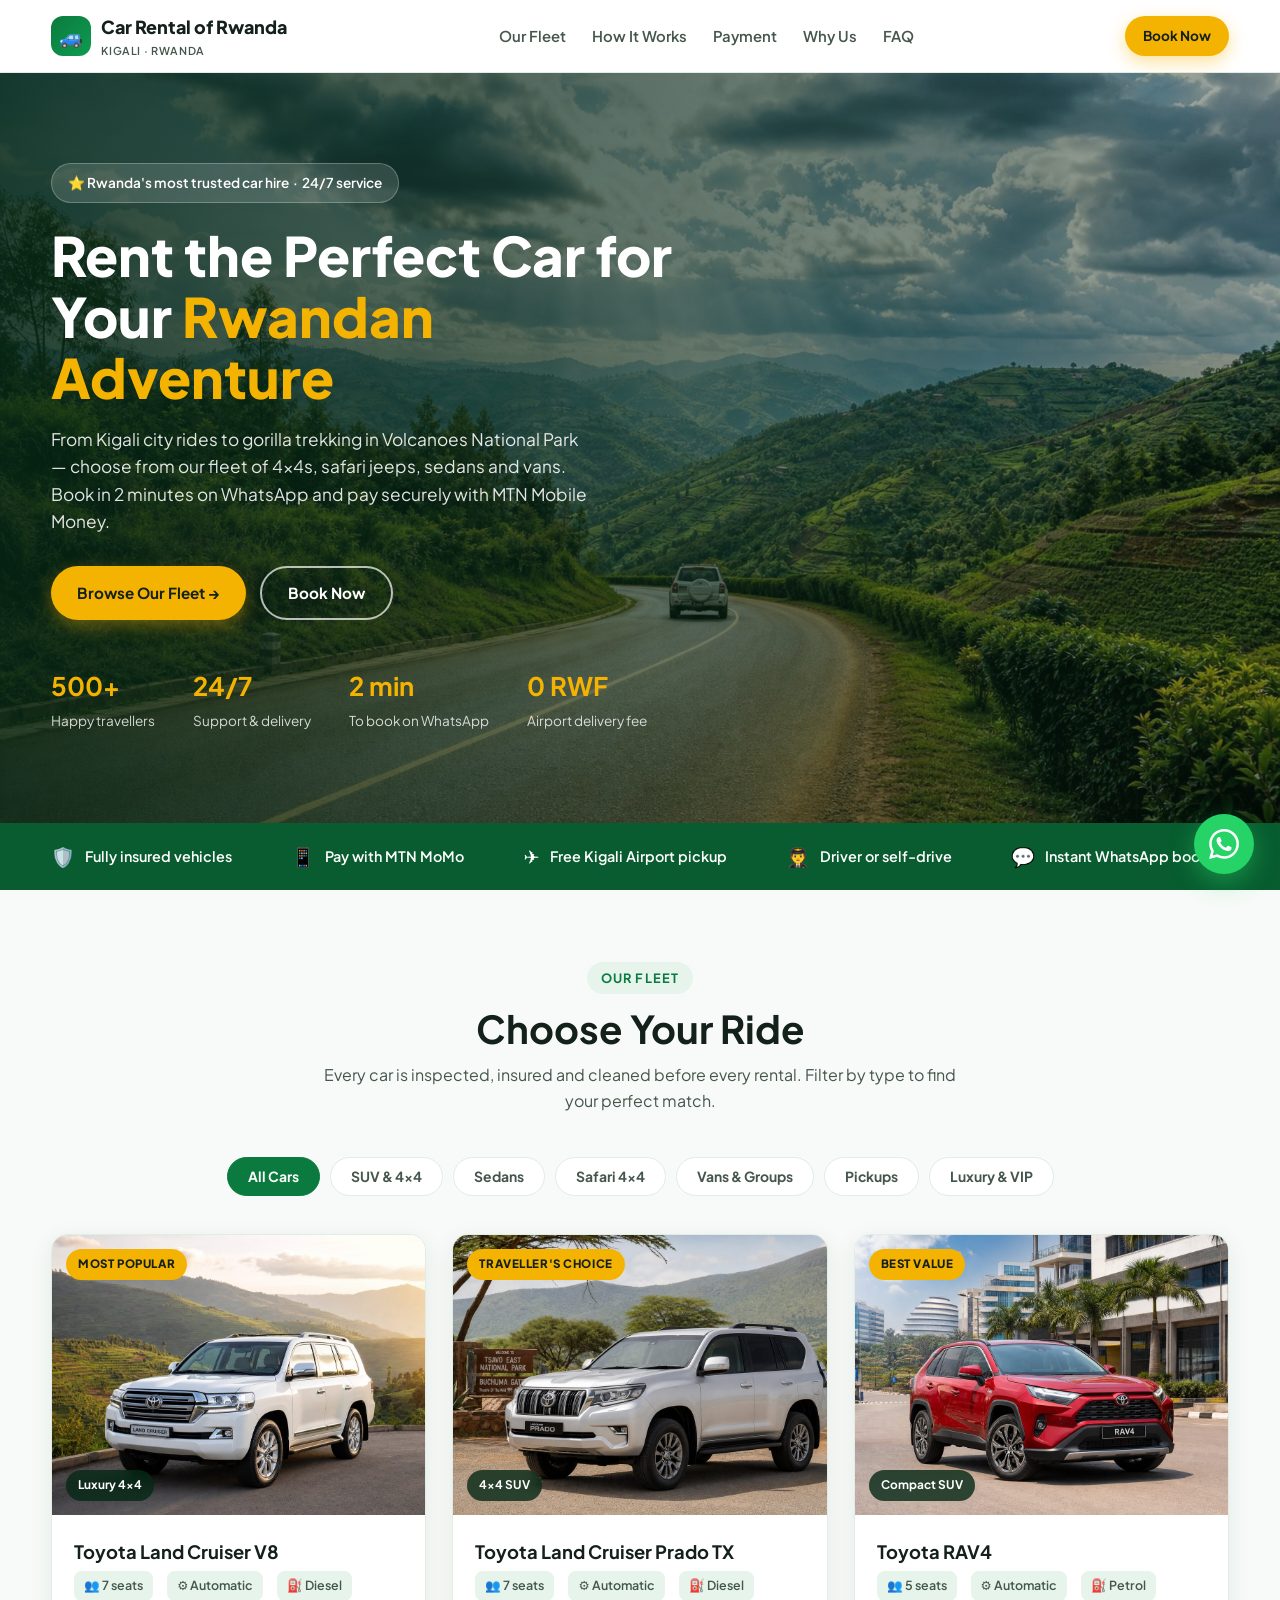
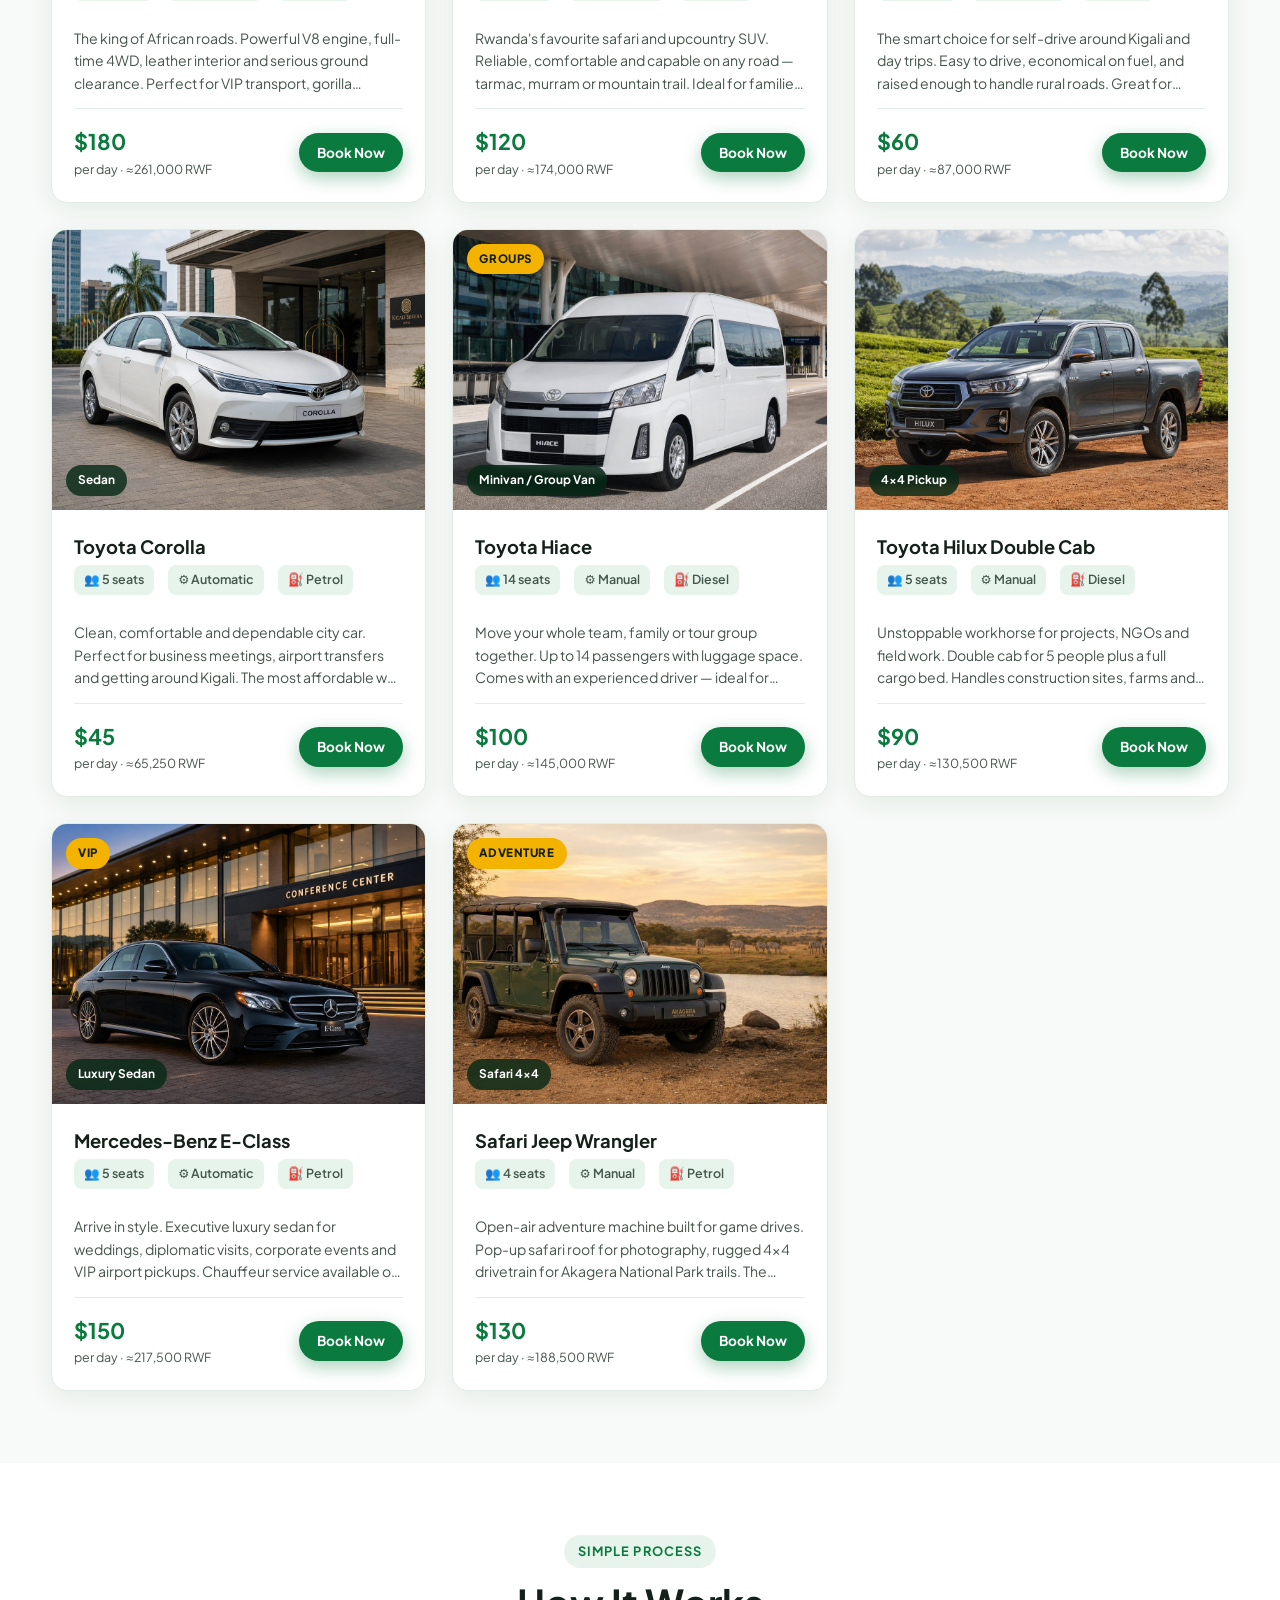
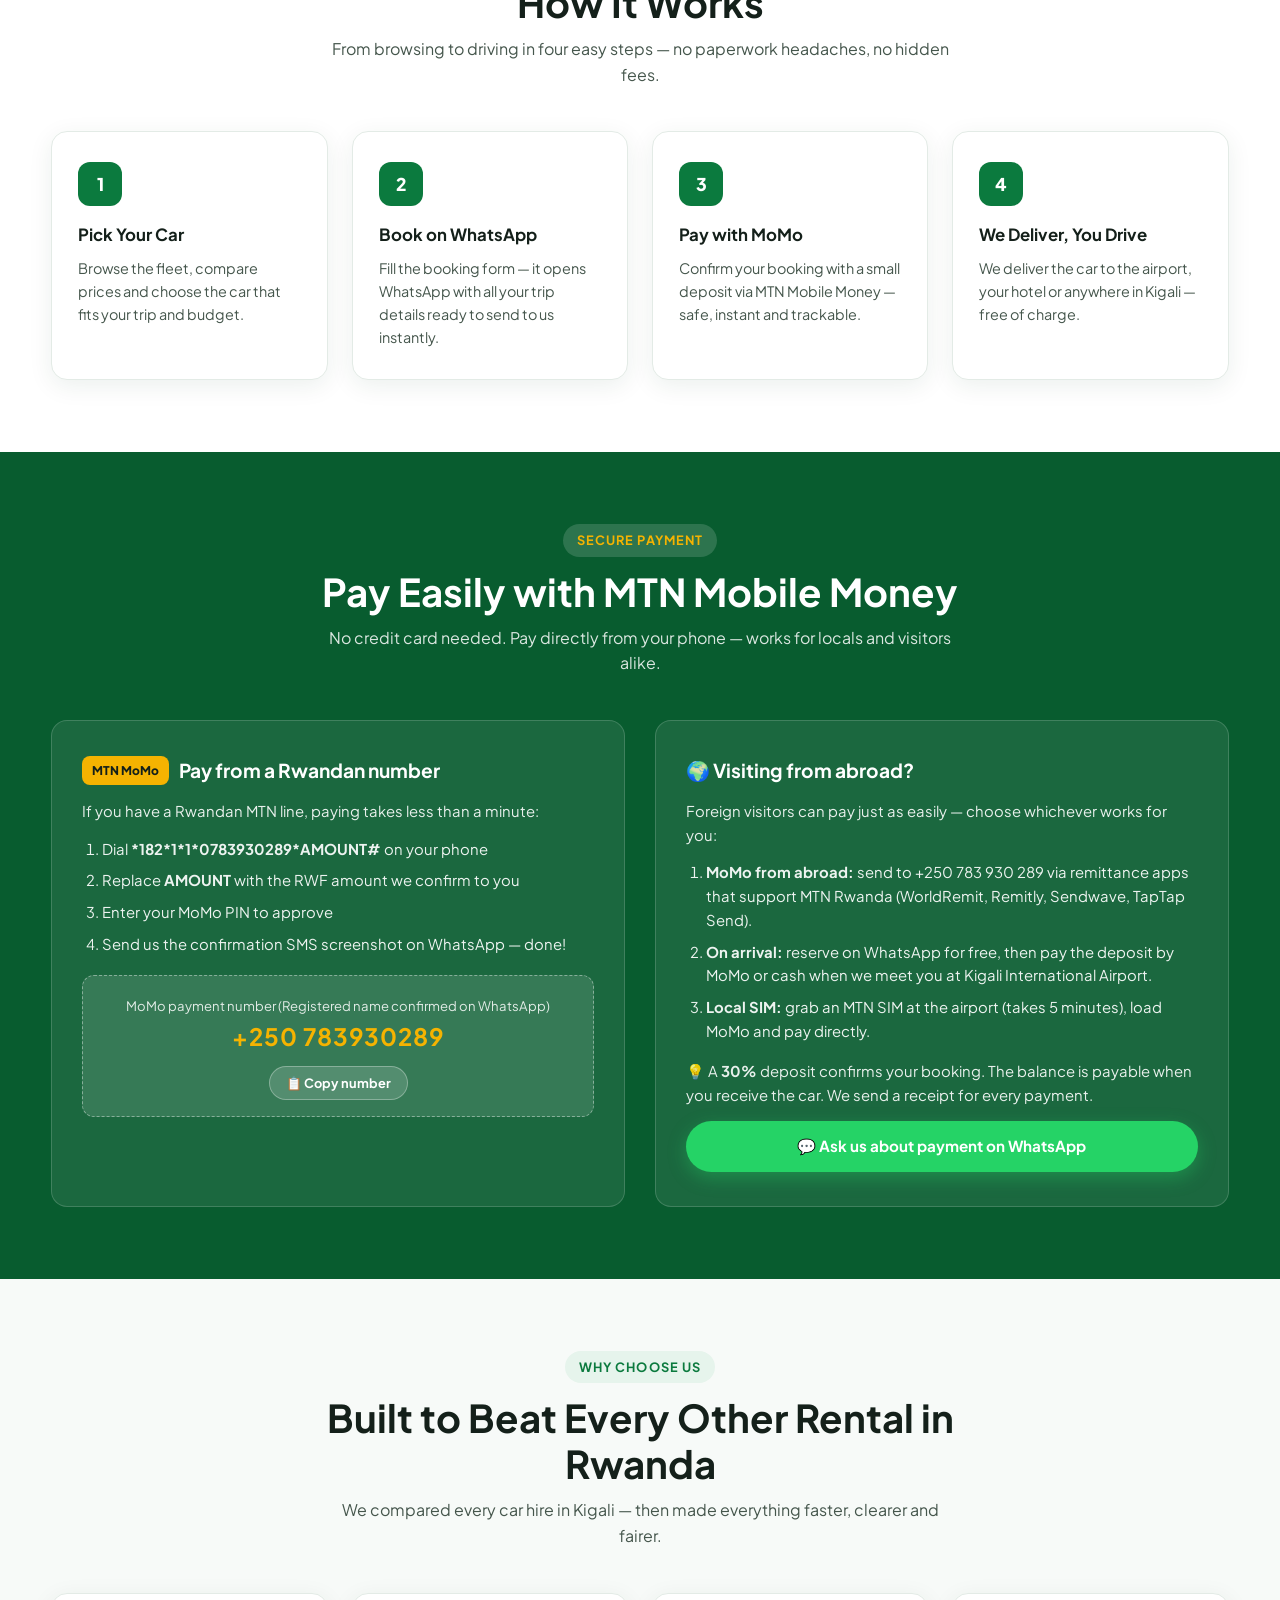
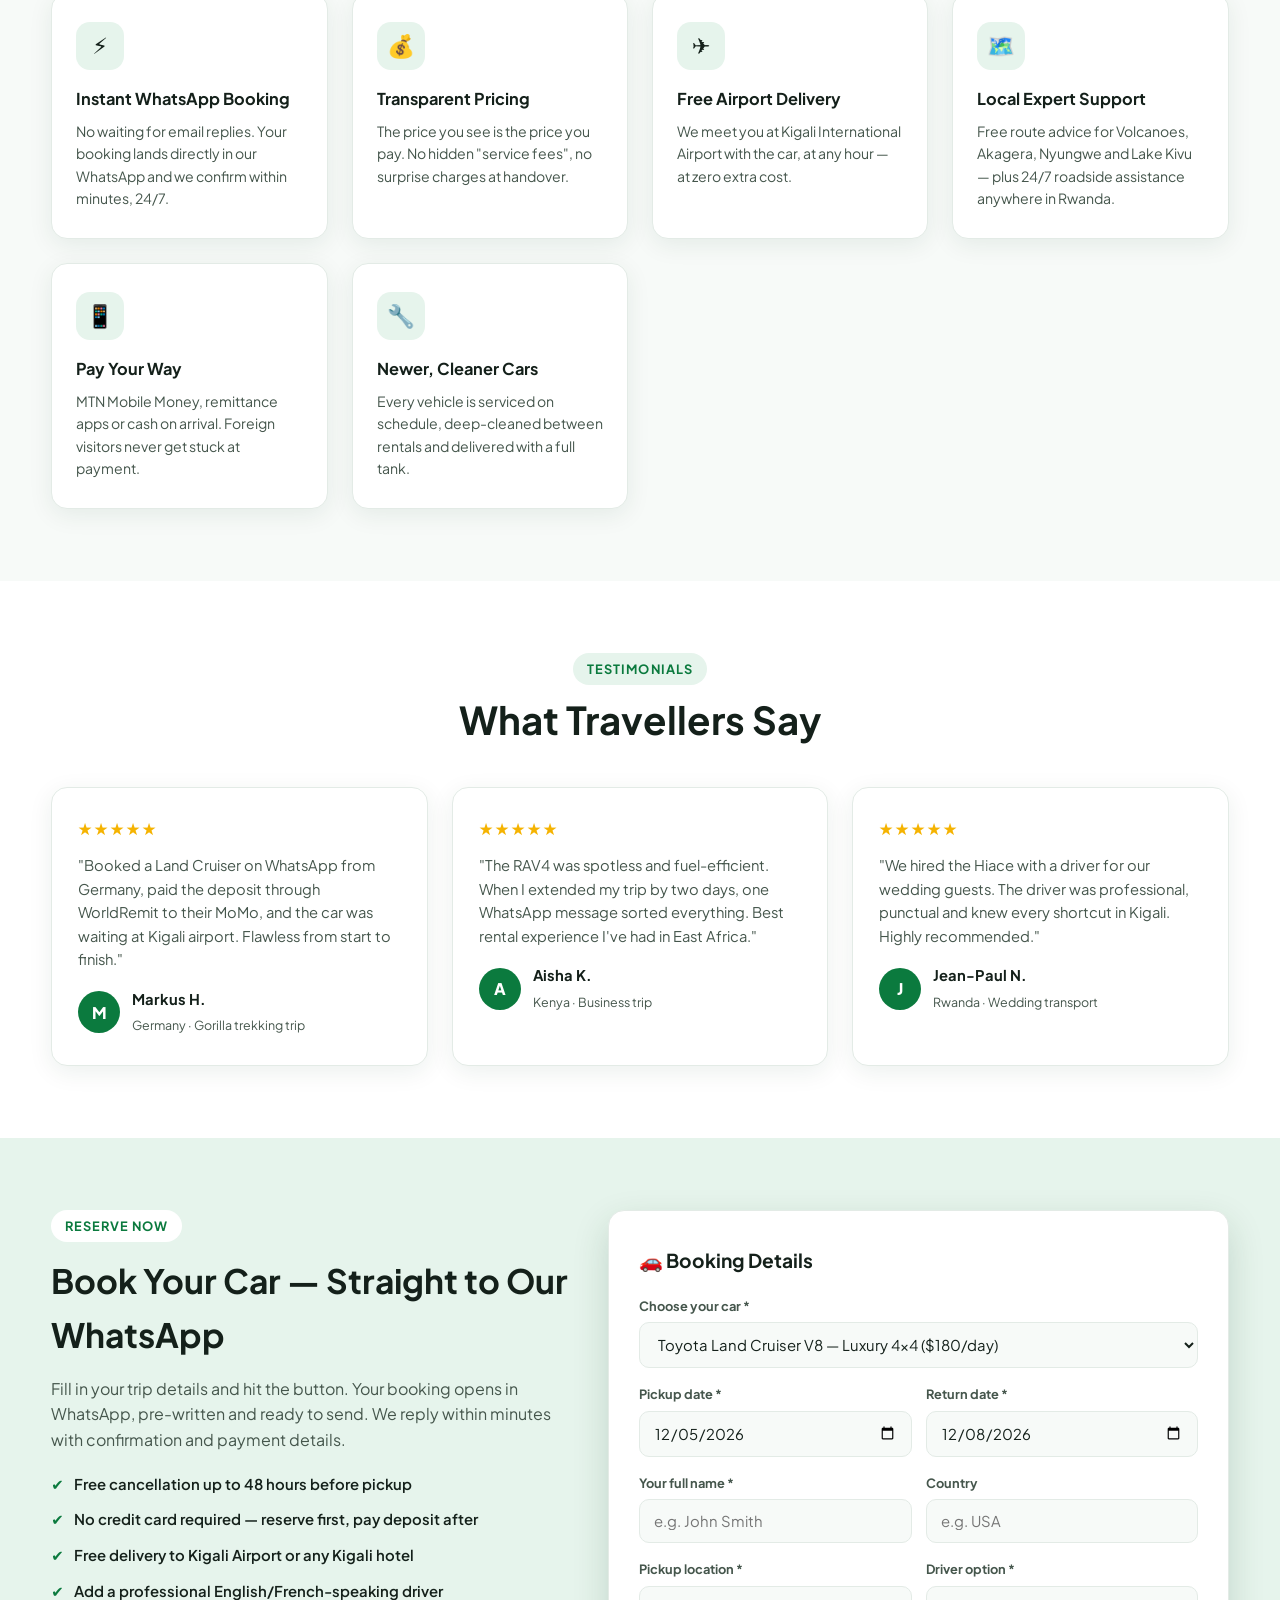
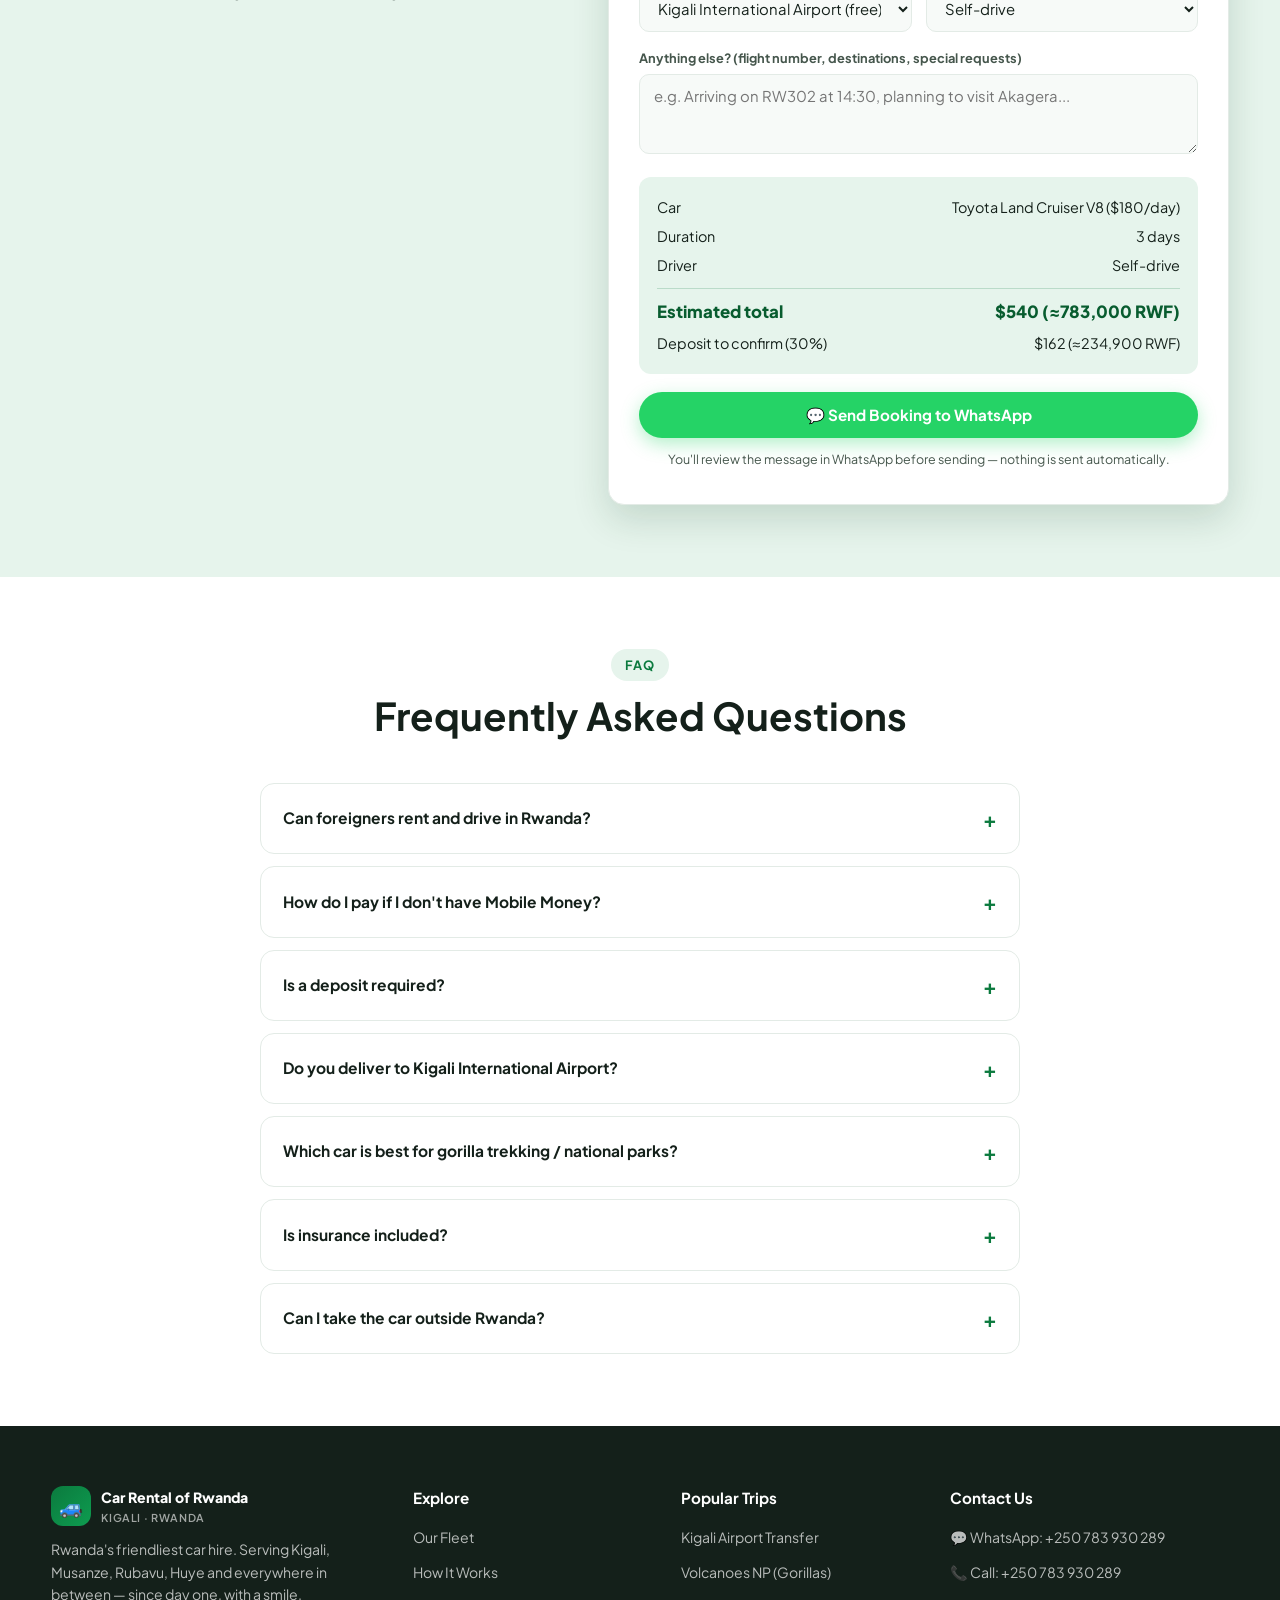
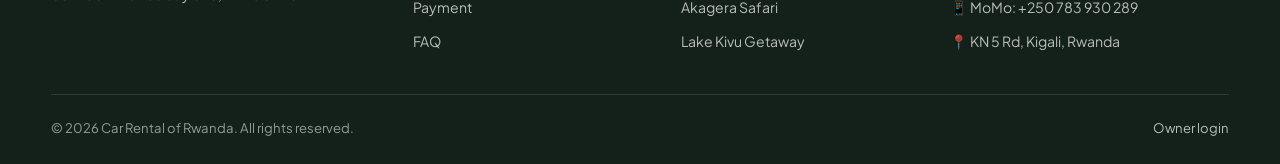
<file: index.html>
<!DOCTYPE html>
<html lang="en">
<head>
  <meta charset="UTF-8" />
  <meta name="viewport" content="width=device-width, initial-scale=1.0" />
  <title>Car Rental of Rwanda | Best Car Hire in Kigali — 4x4, Safari &amp; Self-Drive</title>
  <meta name="description" content="Car Rental of Rwanda — the easiest way to hire a car in Kigali and across Rwanda. 4x4 Land Cruisers, safari jeeps, sedans &amp; vans. Book on WhatsApp, pay by MTN Mobile Money. Free Kigali airport delivery." />
  <meta name="keywords" content="car rental Rwanda, car hire Kigali, 4x4 rental Rwanda, safari car rental, self drive Rwanda, Kigali airport car hire, Land Cruiser rental Rwanda, cheap car rental Kigali" />
  <meta name="author" content="Car Rental of Rwanda" />
  <meta name="robots" content="index, follow" />
  <link rel="canonical" href="https://carrentalofrwanda.com/" />

  <!-- Open Graph / social sharing -->
  <meta property="og:type" content="website" />
  <meta property="og:title" content="Car Rental of Rwanda | Best Car Hire in Kigali" />
  <meta property="og:description" content="4x4s, safari jeeps, sedans &amp; vans across Rwanda. Book instantly on WhatsApp and pay by MTN Mobile Money." />
  <meta property="og:image" content="https://carrentalofrwanda.com/images/hero-rwanda.jpg" />
  <meta property="og:url" content="https://carrentalofrwanda.com/" />
  <meta name="twitter:card" content="summary_large_image" />

  <!-- Local business structured data for Google -->
  <script type="application/ld+json">
  {
    "@context": "https://schema.org",
    "@type": "AutoRental",
    "name": "Car Rental of Rwanda",
    "image": "https://carrentalofrwanda.com/images/hero-rwanda.jpg",
    "url": "https://carrentalofrwanda.com/",
    "telephone": "+250783930289",
    "priceRange": "$45 - $180 per day",
    "address": {
      "@type": "PostalAddress",
      "streetAddress": "KN 5 Rd",
      "addressLocality": "Kigali",
      "addressCountry": "RW"
    },
    "geo": { "@type": "GeoCoordinates", "latitude": -1.9441, "longitude": 30.0619 },
    "openingHours": "Mo-Su 00:00-24:00",
    "paymentAccepted": "MTN Mobile Money, Cash",
    "areaServed": "Rwanda",
    "sameAs": ["https://wa.me/250783930289"]
  }
  </script>

  <link rel="preconnect" href="https://fonts.googleapis.com" />
  <link rel="preconnect" href="https://fonts.gstatic.com" crossorigin />
  <link href="https://fonts.googleapis.com/css2?family=Plus+Jakarta+Sans:wght@400;600;700;800&display=swap" rel="stylesheet" />
  <link rel="stylesheet" href="css/style.css" />
  <link rel="icon" href="data:image/svg+xml,<svg xmlns='http://www.w3.org/2000/svg' viewBox='0 0 100 100'><text y='.9em' font-size='90'>🚙</text></svg>" />
</head>
<body>

  <!-- ================= HEADER ================= -->
  <header class="site-header">
    <div class="container nav">
      <a class="logo" href="#home">
        <span class="logo-mark">🚙</span>
        <span>Car Rental of Rwanda<small>KIGALI · RWANDA</small></span>
      </a>
      <ul class="nav-links" id="navLinks">
        <li><a href="#fleet">Our Fleet</a></li>
        <li><a href="#how">How It Works</a></li>
        <li><a href="#payment">Payment</a></li>
        <li><a href="#why">Why Us</a></li>
        <li><a href="#faq">FAQ</a></li>
      </ul>
      <div class="nav-cta">
        <a href="#book" class="btn btn-yellow btn-sm btn-book-nav">Book Now</a>
        <button class="nav-toggle" id="navToggle" aria-label="Open menu">☰</button>
      </div>
    </div>
  </header>

  <!-- ================= HERO ================= -->
  <section class="hero" id="home">
    <div class="container">
      <div class="hero-inner">
        <span class="pill">⭐ Rwanda's most trusted car hire &nbsp;·&nbsp; 24/7 service</span>
        <h1>Rent the Perfect Car for Your <span>Rwandan Adventure</span></h1>
        <p class="lead">
          From Kigali city rides to gorilla trekking in Volcanoes National Park —
          choose from our fleet of 4x4s, safari jeeps, sedans and vans.
          Book in 2 minutes on WhatsApp and pay securely with MTN Mobile Money.
        </p>
        <div class="hero-actions">
          <a href="#fleet" class="btn btn-yellow">Browse Our Fleet →</a>
          <a href="#book" class="btn btn-outline">Book Now</a>
        </div>
        <div class="hero-stats">
          <div class="stat"><b>500+</b><span>Happy travellers</span></div>
          <div class="stat"><b>24/7</b><span>Support &amp; delivery</span></div>
          <div class="stat"><b>2 min</b><span>To book on WhatsApp</span></div>
          <div class="stat"><b>0 RWF</b><span>Airport delivery fee</span></div>
        </div>
      </div>
    </div>
  </section>

  <!-- ================= TRUST STRIP ================= -->
  <div class="trust-strip">
    <div class="container">
      <div class="trust-item"><span class="ico">🛡️</span> Fully insured vehicles</div>
      <div class="trust-item"><span class="ico">📱</span> Pay with MTN MoMo</div>
      <div class="trust-item"><span class="ico">✈️</span> Free Kigali Airport pickup</div>
      <div class="trust-item"><span class="ico">🧑‍✈️</span> Driver or self-drive</div>
      <div class="trust-item"><span class="ico">💬</span> Instant WhatsApp booking</div>
    </div>
  </div>

  <!-- ================= FLEET ================= -->
  <section id="fleet">
    <div class="container">
      <div class="section-head">
        <span class="eyebrow">Our Fleet</span>
        <h2>Choose Your Ride</h2>
        <p>Every car is inspected, insured and cleaned before every rental. Filter by type to find your perfect match.</p>
      </div>
      <div class="filter-bar" id="filterBar"></div>
      <div class="fleet-grid" id="fleetGrid"></div>
    </div>
  </section>

  <!-- ================= HOW IT WORKS ================= -->
  <section id="how" style="background:#fff;">
    <div class="container">
      <div class="section-head">
        <span class="eyebrow">Simple Process</span>
        <h2>How It Works</h2>
        <p>From browsing to driving in four easy steps — no paperwork headaches, no hidden fees.</p>
      </div>
      <div class="steps-grid">
        <div class="step-card">
          <div class="step-num">1</div>
          <h3>Pick Your Car</h3>
          <p>Browse the fleet, compare prices and choose the car that fits your trip and budget.</p>
        </div>
        <div class="step-card">
          <div class="step-num">2</div>
          <h3>Book on WhatsApp</h3>
          <p>Fill the booking form — it opens WhatsApp with all your trip details ready to send to us instantly.</p>
        </div>
        <div class="step-card">
          <div class="step-num">3</div>
          <h3>Pay with MoMo</h3>
          <p>Confirm your booking with a small deposit via MTN Mobile Money — safe, instant and trackable.</p>
        </div>
        <div class="step-card">
          <div class="step-num">4</div>
          <h3>We Deliver, You Drive</h3>
          <p>We deliver the car to the airport, your hotel or anywhere in Kigali — free of charge.</p>
        </div>
      </div>
    </div>
  </section>

  <!-- ================= PAYMENT ================= -->
  <section id="payment" class="pay-section">
    <div class="container">
      <div class="section-head">
        <span class="eyebrow" style="background:rgba(255,255,255,0.15);color:var(--yellow);">Secure Payment</span>
        <h2>Pay Easily with MTN Mobile Money</h2>
        <p>No credit card needed. Pay directly from your phone — works for locals and visitors alike.</p>
      </div>
      <div class="pay-grid">
        <div class="pay-card">
          <h3><span class="momo-logo">MTN MoMo</span> Pay from a Rwandan number</h3>
          <p>If you have a Rwandan MTN line, paying takes less than a minute:</p>
          <ol>
            <li>Dial <b id="momoDialCode">*182*1*1*0783930289*AMOUNT#</b> on your phone</li>
            <li>Replace <b>AMOUNT</b> with the RWF amount we confirm to you</li>
            <li>Enter your MoMo PIN to approve</li>
            <li>Send us the confirmation SMS screenshot on WhatsApp — done!</li>
          </ol>
          <div class="momo-number">
            <span>MoMo payment number (Registered name confirmed on WhatsApp)</span>
            <b id="momoNumberDisplay">+250 783 930 289</b>
            <button class="copy-btn" id="copyMomoBtn">📋 Copy number</button>
          </div>
        </div>
        <div class="pay-card">
          <h3>🌍 Visiting from abroad?</h3>
          <p>Foreign visitors can pay just as easily — choose whichever works for you:</p>
          <ol>
            <li><b>MoMo from abroad:</b> send to +250 783 930 289 via remittance apps that support MTN Rwanda (WorldRemit, Remitly, Sendwave, TapTap Send).</li>
            <li><b>On arrival:</b> reserve on WhatsApp for free, then pay the deposit by MoMo or cash when we meet you at Kigali International Airport.</li>
            <li><b>Local SIM:</b> grab an MTN SIM at the airport (takes 5 minutes), load MoMo and pay directly.</li>
          </ol>
          <p style="margin-top:16px;">💡 A <b id="depositLine">30%</b> deposit confirms your booking. The balance is payable when you receive the car. We send a receipt for every payment.</p>
          <a class="btn btn-whatsapp btn-block" id="payHelpWa" href="#" target="_blank" rel="noopener">💬 Ask us about payment on WhatsApp</a>
        </div>
      </div>
    </div>
  </section>

  <!-- ================= WHY US ================= -->
  <section id="why">
    <div class="container">
      <div class="section-head">
        <span class="eyebrow">Why Choose Us</span>
        <h2>Built to Beat Every Other Rental in Rwanda</h2>
        <p>We compared every car hire in Kigali — then made everything faster, clearer and fairer.</p>
      </div>
      <div class="why-grid">
        <div class="why-card">
          <div class="ico">⚡</div>
          <h3>Instant WhatsApp Booking</h3>
          <p>No waiting for email replies. Your booking lands directly in our WhatsApp and we confirm within minutes, 24/7.</p>
        </div>
        <div class="why-card">
          <div class="ico">💰</div>
          <h3>Transparent Pricing</h3>
          <p>The price you see is the price you pay. No hidden "service fees", no surprise charges at handover.</p>
        </div>
        <div class="why-card">
          <div class="ico">✈️</div>
          <h3>Free Airport Delivery</h3>
          <p>We meet you at Kigali International Airport with the car, at any hour — at zero extra cost.</p>
        </div>
        <div class="why-card">
          <div class="ico">🗺️</div>
          <h3>Local Expert Support</h3>
          <p>Free route advice for Volcanoes, Akagera, Nyungwe and Lake Kivu — plus 24/7 roadside assistance anywhere in Rwanda.</p>
        </div>
        <div class="why-card">
          <div class="ico">📱</div>
          <h3>Pay Your Way</h3>
          <p>MTN Mobile Money, remittance apps or cash on arrival. Foreign visitors never get stuck at payment.</p>
        </div>
        <div class="why-card">
          <div class="ico">🔧</div>
          <h3>Newer, Cleaner Cars</h3>
          <p>Every vehicle is serviced on schedule, deep-cleaned between rentals and delivered with a full tank.</p>
        </div>
      </div>
    </div>
  </section>

  <!-- ================= TESTIMONIALS ================= -->
  <section style="background:#fff;">
    <div class="container">
      <div class="section-head">
        <span class="eyebrow">Testimonials</span>
        <h2>What Travellers Say</h2>
      </div>
      <div class="testi-grid">
        <div class="testi-card">
          <div class="testi-stars">★★★★★</div>
          <p>"Booked a Land Cruiser on WhatsApp from Germany, paid the deposit through WorldRemit to their MoMo, and the car was waiting at Kigali airport. Flawless from start to finish."</p>
          <div class="testi-who">
            <div class="testi-avatar">M</div>
            <div><b>Markus H.</b><span>Germany · Gorilla trekking trip</span></div>
          </div>
        </div>
        <div class="testi-card">
          <div class="testi-stars">★★★★★</div>
          <p>"The RAV4 was spotless and fuel-efficient. When I extended my trip by two days, one WhatsApp message sorted everything. Best rental experience I've had in East Africa."</p>
          <div class="testi-who">
            <div class="testi-avatar">A</div>
            <div><b>Aisha K.</b><span>Kenya · Business trip</span></div>
          </div>
        </div>
        <div class="testi-card">
          <div class="testi-stars">★★★★★</div>
          <p>"We hired the Hiace with a driver for our wedding guests. The driver was professional, punctual and knew every shortcut in Kigali. Highly recommended."</p>
          <div class="testi-who">
            <div class="testi-avatar">J</div>
            <div><b>Jean-Paul N.</b><span>Rwanda · Wedding transport</span></div>
          </div>
        </div>
      </div>
    </div>
  </section>

  <!-- ================= BOOKING ================= -->
  <section id="book" class="booking-section">
    <div class="container booking-wrap">
      <div class="booking-info">
        <span class="eyebrow" style="display:inline-block;background:#fff;color:var(--green);font-weight:700;font-size:0.8rem;letter-spacing:0.08em;text-transform:uppercase;padding:6px 14px;border-radius:999px;margin-bottom:12px;">Reserve Now</span>
        <h2>Book Your Car — Straight to Our WhatsApp</h2>
        <p>Fill in your trip details and hit the button. Your booking opens in WhatsApp, pre-written and ready to send. We reply within minutes with confirmation and payment details.</p>
        <ul class="booking-perks">
          <li><span class="tick">✔</span> Free cancellation up to 48 hours before pickup</li>
          <li><span class="tick">✔</span> No credit card required — reserve first, pay deposit after</li>
          <li><span class="tick">✔</span> Free delivery to Kigali Airport or any Kigali hotel</li>
          <li><span class="tick">✔</span> Add a professional English/French-speaking driver</li>
        </ul>
      </div>
      <form class="booking-form" id="bookingForm">
        <h3>🚗 Booking Details</h3>
        <div class="field">
          <label for="bkCar">Choose your car *</label>
          <select id="bkCar" required></select>
        </div>
        <div class="form-row">
          <div class="field">
            <label for="bkPickupDate">Pickup date *</label>
            <input type="date" id="bkPickupDate" required />
          </div>
          <div class="field">
            <label for="bkReturnDate">Return date *</label>
            <input type="date" id="bkReturnDate" required />
          </div>
        </div>
        <div class="form-row">
          <div class="field">
            <label for="bkName">Your full name *</label>
            <input type="text" id="bkName" placeholder="e.g. John Smith" required />
          </div>
          <div class="field">
            <label for="bkCountry">Country</label>
            <input type="text" id="bkCountry" placeholder="e.g. USA" />
          </div>
        </div>
        <div class="form-row">
          <div class="field">
            <label for="bkPickupLoc">Pickup location *</label>
            <select id="bkPickupLoc" required>
              <option value="Kigali International Airport">Kigali International Airport (free)</option>
              <option value="My hotel in Kigali">My hotel in Kigali (free)</option>
              <option value="Your office">Your office</option>
              <option value="Other (I will specify)">Other (I will specify)</option>
            </select>
          </div>
          <div class="field">
            <label for="bkDriver">Driver option *</label>
            <select id="bkDriver" required>
              <option value="Self-drive">Self-drive</option>
              <option value="With driver (+$20/day)">With driver (+$20/day)</option>
            </select>
          </div>
        </div>
        <div class="field">
          <label for="bkNotes">Anything else? (flight number, destinations, special requests)</label>
          <textarea id="bkNotes" placeholder="e.g. Arriving on RW302 at 14:30, planning to visit Akagera..."></textarea>
        </div>
        <div class="quote-box" id="quoteBox">
          <div class="row"><span>Car</span><span id="qCar">—</span></div>
          <div class="row"><span>Duration</span><span id="qDays">—</span></div>
          <div class="row"><span>Driver</span><span id="qDriver">—</span></div>
          <div class="row total"><span>Estimated total</span><span id="qTotal">—</span></div>
          <div class="row"><span>Deposit to confirm (<span id="qDepositPct">30</span>%)</span><span id="qDeposit">—</span></div>
        </div>
        <button type="submit" class="btn btn-whatsapp btn-block">💬 Send Booking to WhatsApp</button>
        <p class="form-note">You'll review the message in WhatsApp before sending — nothing is sent automatically.</p>
      </form>
    </div>
  </section>

  <!-- ================= FAQ ================= -->
  <section id="faq" style="background:#fff;">
    <div class="container">
      <div class="section-head">
        <span class="eyebrow">FAQ</span>
        <h2>Frequently Asked Questions</h2>
      </div>
      <div class="faq-list">
        <details class="faq-item">
          <summary>Can foreigners rent and drive in Rwanda?</summary>
          <div class="faq-body">Yes! You can drive with a valid driving licence from your home country or an International Driving Permit. Rwanda drives on the right-hand side. If you prefer not to drive, add one of our professional drivers for $20/day.</div>
        </details>
        <details class="faq-item">
          <summary>How do I pay if I don't have Mobile Money?</summary>
          <div class="faq-body">Foreign visitors can send the deposit to our MoMo number (+250 783 930 289) using remittance apps like WorldRemit, Remitly, Sendwave or TapTap Send — or simply reserve for free on WhatsApp and pay by MoMo or cash when we hand over the car in Kigali.</div>
        </details>
        <details class="faq-item">
          <summary>Is a deposit required?</summary>
          <div class="faq-body">A 30% deposit via MTN Mobile Money confirms your booking and locks the car for your dates. The balance is payable at handover. Cancellations 48+ hours before pickup get a full deposit refund.</div>
        </details>
        <details class="faq-item">
          <summary>Do you deliver to Kigali International Airport?</summary>
          <div class="faq-body">Yes — airport delivery and collection are completely free, at any hour. Send us your flight number and we'll track your arrival and be waiting with the car, even if the flight is delayed.</div>
        </details>
        <details class="faq-item">
          <summary>Which car is best for gorilla trekking / national parks?</summary>
          <div class="faq-body">For Volcanoes National Park and Akagera we recommend a 4x4: the Land Cruiser Prado TX (best all-rounder), Land Cruiser V8 (maximum comfort) or the Safari Jeep (open-roof game drives). The roads to park headquarters can be rough, so ground clearance matters.</div>
        </details>
        <details class="faq-item">
          <summary>Is insurance included?</summary>
          <div class="faq-body">Yes, all our vehicles carry comprehensive insurance. We'll explain the simple terms (and the small excess) clearly on WhatsApp before you commit — no fine-print surprises.</div>
        </details>
        <details class="faq-item">
          <summary>Can I take the car outside Rwanda?</summary>
          <div class="faq-body">Cross-border trips to Uganda or Tanzania are possible on request with prior arrangement (COMESA insurance extension required). Message us on WhatsApp with your route and we'll sort the paperwork.</div>
        </details>
      </div>
    </div>
  </section>

  <!-- ================= FOOTER ================= -->
  <footer class="site-footer">
    <div class="container">
      <div class="footer-grid">
        <div class="footer-about">
          <a class="logo" href="#home" style="color:#fff;">
            <span class="logo-mark">🚙</span>
            <span>Car Rental of Rwanda<small style="color:rgba(255,255,255,0.6);">KIGALI · RWANDA</small></span>
          </a>
          <p>Rwanda's friendliest car hire. Serving Kigali, Musanze, Rubavu, Huye and everywhere in between — since day one, with a smile.</p>
        </div>
        <div>
          <h4>Explore</h4>
          <ul>
            <li><a href="#fleet">Our Fleet</a></li>
            <li><a href="#how">How It Works</a></li>
            <li><a href="#payment">Payment</a></li>
            <li><a href="#faq">FAQ</a></li>
          </ul>
        </div>
        <div>
          <h4>Popular Trips</h4>
          <ul>
            <li><a href="#book">Kigali Airport Transfer</a></li>
            <li><a href="#book">Volcanoes NP (Gorillas)</a></li>
            <li><a href="#book">Akagera Safari</a></li>
            <li><a href="#book">Lake Kivu Getaway</a></li>
          </ul>
        </div>
        <div>
          <h4>Contact Us</h4>
          <ul>
            <li><a id="footerWa" href="#" target="_blank" rel="noopener">💬 WhatsApp: +250 783 930 289</a></li>
            <li><a href="tel:+250783930289">📞 Call: +250 783 930 289</a></li>
            <li><a id="footerMomo" href="#payment">📱 MoMo: +250 783 930 289</a></li>
            <li><a href="#" onclick="return false;">📍 KN 5 Rd, Kigali, Rwanda</a></li>
          </ul>
        </div>
      </div>
      <div class="footer-bottom">
        <span>© <span id="year"></span> Car Rental of Rwanda. All rights reserved.</span>
        <span><a href="admin.html">Owner login</a></span>
      </div>
    </div>
  </footer>

  <!-- floating whatsapp button -->
  <a class="wa-float" id="waFloat" href="#" target="_blank" rel="noopener" aria-label="Chat on WhatsApp">
    <svg width="30" height="30" viewBox="0 0 24 24" fill="currentColor"><path d="M17.472 14.382c-.297-.149-1.758-.867-2.03-.967-.273-.099-.471-.148-.67.15-.197.297-.767.966-.94 1.164-.173.199-.347.223-.644.075-.297-.15-1.255-.463-2.39-1.475-.883-.788-1.48-1.761-1.653-2.059-.173-.297-.018-.458.13-.606.134-.133.298-.347.446-.52.149-.174.198-.298.298-.497.099-.198.05-.371-.025-.52-.075-.149-.669-1.612-.916-2.207-.242-.579-.487-.5-.669-.51-.173-.008-.371-.01-.57-.01-.198 0-.52.074-.792.372-.272.297-1.04 1.016-1.04 2.479 0 1.462 1.065 2.875 1.213 3.074.149.198 2.096 3.2 5.077 4.487.709.306 1.262.489 1.694.625.712.227 1.36.195 1.871.118.571-.085 1.758-.719 2.006-1.413.248-.694.248-1.289.173-1.413-.074-.124-.272-.198-.57-.347m-5.421 7.403h-.004a9.87 9.87 0 01-5.031-1.378l-.361-.214-3.741.982.998-3.648-.235-.374a9.86 9.86 0 01-1.51-5.26c.001-5.45 4.436-9.884 9.888-9.884 2.64 0 5.122 1.03 6.988 2.898a9.825 9.825 0 012.893 6.994c-.003 5.45-4.437 9.884-9.885 9.884m8.413-18.297A11.815 11.815 0 0012.05 0C5.495 0 .16 5.335.157 11.892c0 2.096.547 4.142 1.588 5.945L.057 24l6.305-1.654a11.882 11.882 0 005.683 1.448h.005c6.554 0 11.89-5.335 11.893-11.893a11.821 11.821 0 00-3.48-8.413z"/></svg>
  </a>

  <div class="toast" id="toast"></div>

  <script src="js/cars-data.js"></script>
  <script src="js/main.js"></script>
</body>
</html>
</file>
<file: css/style.css>
/* =========================================================
   CAR RENTAL OF RWANDA — MAIN STYLESHEET
   ========================================================= */

:root {
  --green: #0b7a3e;
  --green-dark: #085c2f;
  --green-light: #e6f4ec;
  --yellow: #f5b301;
  --yellow-dark: #d99c00;
  --ink: #14201a;
  --ink-soft: #45564c;
  --bg: #f7faf8;
  --card: #ffffff;
  --line: #e3ebe6;
  --radius: 16px;
  --shadow: 0 6px 24px rgba(11, 61, 34, 0.08);
  --shadow-hover: 0 14px 36px rgba(11, 61, 34, 0.16);
  --font: "Plus Jakarta Sans", "Segoe UI", system-ui, -apple-system, sans-serif;
}

* { margin: 0; padding: 0; box-sizing: border-box; }

html { scroll-behavior: smooth; }

body {
  font-family: var(--font);
  background: var(--bg);
  color: var(--ink);
  line-height: 1.6;
  -webkit-font-smoothing: antialiased;
}

img { max-width: 100%; display: block; }

a { color: inherit; text-decoration: none; }

.container { width: min(1180px, 92%); margin: 0 auto; }

section { padding: 72px 0; }

.section-head { text-align: center; max-width: 640px; margin: 0 auto 44px; }
.section-head .eyebrow {
  display: inline-block;
  background: var(--green-light);
  color: var(--green);
  font-weight: 700;
  font-size: 0.8rem;
  letter-spacing: 0.08em;
  text-transform: uppercase;
  padding: 6px 14px;
  border-radius: 999px;
  margin-bottom: 12px;
}
.section-head h2 { font-size: clamp(1.6rem, 3.4vw, 2.4rem); line-height: 1.2; margin-bottom: 10px; }
.section-head p { color: var(--ink-soft); }

/* ---------- buttons ---------- */
.btn {
  display: inline-flex;
  align-items: center;
  gap: 8px;
  font-family: var(--font);
  font-weight: 700;
  font-size: 0.95rem;
  padding: 13px 26px;
  border-radius: 999px;
  border: none;
  cursor: pointer;
  transition: transform 0.15s ease, box-shadow 0.15s ease, background 0.15s ease;
}
.btn:hover { transform: translateY(-2px); }
.btn-primary { background: var(--green); color: #fff; box-shadow: 0 6px 18px rgba(11, 122, 62, 0.35); }
.btn-primary:hover { background: var(--green-dark); }
.btn-yellow { background: var(--yellow); color: var(--ink); box-shadow: 0 6px 18px rgba(245, 179, 1, 0.4); }
.btn-yellow:hover { background: var(--yellow-dark); }
.btn-outline { background: transparent; color: #fff; border: 2px solid rgba(255,255,255,0.7); }
.btn-outline:hover { background: rgba(255,255,255,0.12); }
.btn-whatsapp { background: #25d366; color: #fff; box-shadow: 0 6px 18px rgba(37, 211, 102, 0.35); }
.btn-whatsapp:hover { background: #1eb457; }
.btn-sm { padding: 9px 18px; font-size: 0.85rem; }
.btn-block { width: 100%; justify-content: center; }

/* ---------- header ---------- */
.site-header {
  position: sticky;
  top: 0;
  z-index: 100;
  background: rgba(255, 255, 255, 0.94);
  backdrop-filter: blur(10px);
  border-bottom: 1px solid var(--line);
}
.nav {
  display: flex;
  align-items: center;
  justify-content: space-between;
  height: 72px;
}
.logo { display: flex; align-items: center; gap: 10px; font-weight: 800; font-size: 1.12rem; }
.logo-mark {
  width: 40px; height: 40px;
  border-radius: 12px;
  background: linear-gradient(135deg, var(--green), #0e9c50);
  color: #fff;
  display: grid;
  place-items: center;
  font-size: 1.2rem;
}
.logo small { display: block; font-size: 0.68rem; font-weight: 600; color: var(--ink-soft); letter-spacing: 0.06em; }

.nav-links { display: flex; gap: 26px; list-style: none; }
.nav-links a { font-weight: 600; font-size: 0.93rem; color: var(--ink-soft); transition: color 0.15s; }
.nav-links a:hover { color: var(--green); }

.nav-cta { display: flex; align-items: center; gap: 12px; }

.nav-toggle {
  display: none;
  background: none;
  border: none;
  font-size: 1.5rem;
  cursor: pointer;
  color: var(--ink);
}

/* ---------- hero ---------- */
.hero {
  position: relative;
  min-height: 620px;
  display: flex;
  align-items: center;
  color: #fff;
  padding: 90px 0;
  background:
    linear-gradient(100deg, rgba(6, 40, 22, 0.86) 0%, rgba(6, 40, 22, 0.55) 55%, rgba(6, 40, 22, 0.25) 100%),
    url("../images/hero-rwanda.jpg") center/cover no-repeat;
}
.hero-inner { max-width: 640px; }
.hero .pill {
  display: inline-flex;
  align-items: center;
  gap: 8px;
  background: rgba(255, 255, 255, 0.14);
  border: 1px solid rgba(255, 255, 255, 0.25);
  padding: 8px 16px;
  border-radius: 999px;
  font-size: 0.85rem;
  font-weight: 600;
  margin-bottom: 22px;
}
.hero h1 {
  font-size: clamp(2rem, 5vw, 3.4rem);
  line-height: 1.12;
  margin-bottom: 18px;
  font-weight: 800;
}
.hero h1 span { color: var(--yellow); }
.hero p.lead { font-size: 1.08rem; color: rgba(255, 255, 255, 0.88); margin-bottom: 30px; max-width: 540px; }
.hero-actions { display: flex; gap: 14px; flex-wrap: wrap; }

.hero-stats {
  display: flex;
  gap: 38px;
  margin-top: 46px;
  flex-wrap: wrap;
}
.hero-stats .stat b { display: block; font-size: 1.6rem; color: var(--yellow); }
.hero-stats .stat span { font-size: 0.85rem; color: rgba(255,255,255,0.8); }

/* ---------- trust strip ---------- */
.trust-strip {
  background: var(--green-dark);
  color: #fff;
  padding: 18px 0;
}
.trust-strip .container {
  display: flex;
  justify-content: space-between;
  gap: 18px;
  flex-wrap: wrap;
}
.trust-item { display: flex; align-items: center; gap: 10px; font-size: 0.9rem; font-weight: 600; }
.trust-item .ico { font-size: 1.2rem; }

/* ---------- fleet ---------- */
.filter-bar {
  display: flex;
  justify-content: center;
  gap: 10px;
  flex-wrap: wrap;
  margin-bottom: 38px;
}
.filter-btn {
  background: var(--card);
  border: 1.5px solid var(--line);
  color: var(--ink-soft);
  font-family: var(--font);
  font-weight: 700;
  font-size: 0.87rem;
  padding: 10px 20px;
  border-radius: 999px;
  cursor: pointer;
  transition: all 0.15s ease;
}
.filter-btn:hover { border-color: var(--green); color: var(--green); }
.filter-btn.active { background: var(--green); border-color: var(--green); color: #fff; }

.fleet-grid {
  display: grid;
  grid-template-columns: repeat(auto-fill, minmax(300px, 1fr));
  gap: 26px;
}

.car-card {
  background: var(--card);
  border-radius: var(--radius);
  overflow: hidden;
  box-shadow: var(--shadow);
  border: 1px solid var(--line);
  display: flex;
  flex-direction: column;
  transition: transform 0.2s ease, box-shadow 0.2s ease;
}
.car-card:hover { transform: translateY(-6px); box-shadow: var(--shadow-hover); }

.car-media { position: relative; aspect-ratio: 4 / 3; overflow: hidden; }
.car-media img { width: 100%; height: 100%; object-fit: cover; transition: transform 0.4s ease; }
.car-card:hover .car-media img { transform: scale(1.05); }
.car-badge {
  position: absolute;
  top: 14px; left: 14px;
  background: var(--yellow);
  color: var(--ink);
  font-size: 0.72rem;
  font-weight: 800;
  text-transform: uppercase;
  letter-spacing: 0.05em;
  padding: 6px 12px;
  border-radius: 999px;
}
.car-type-chip {
  position: absolute;
  bottom: 14px; left: 14px;
  background: rgba(6, 40, 22, 0.8);
  color: #fff;
  font-size: 0.74rem;
  font-weight: 700;
  padding: 6px 12px;
  border-radius: 999px;
  backdrop-filter: blur(4px);
}
.car-unavailable {
  position: absolute;
  inset: 0;
  background: rgba(20, 32, 26, 0.65);
  color: #fff;
  display: grid;
  place-items: center;
  font-weight: 800;
  font-size: 1.05rem;
  letter-spacing: 0.04em;
}

.car-body { padding: 22px; display: flex; flex-direction: column; flex: 1; }
.car-body h3 { font-size: 1.15rem; margin-bottom: 4px; }
.car-body .car-desc {
  color: var(--ink-soft);
  font-size: 0.88rem;
  margin: 10px 0 14px;
  display: -webkit-box;
  -webkit-line-clamp: 3;
  -webkit-box-orient: vertical;
  overflow: hidden;
}

.car-specs { display: flex; gap: 14px; flex-wrap: wrap; margin-bottom: 16px; }
.car-specs span {
  font-size: 0.78rem;
  font-weight: 600;
  color: var(--ink-soft);
  background: var(--green-light);
  padding: 5px 10px;
  border-radius: 8px;
}

.car-foot {
  margin-top: auto;
  display: flex;
  align-items: center;
  justify-content: space-between;
  gap: 10px;
  padding-top: 16px;
  border-top: 1px solid var(--line);
}
.car-price b { font-size: 1.35rem; color: var(--green); }
.car-price span { font-size: 0.78rem; color: var(--ink-soft); display: block; }

/* ---------- how it works ---------- */
.steps-grid {
  display: grid;
  grid-template-columns: repeat(auto-fit, minmax(230px, 1fr));
  gap: 24px;
}
.step-card {
  background: var(--card);
  border: 1px solid var(--line);
  border-radius: var(--radius);
  padding: 30px 26px;
  box-shadow: var(--shadow);
  position: relative;
}
.step-num {
  width: 44px; height: 44px;
  border-radius: 12px;
  background: var(--green);
  color: #fff;
  font-weight: 800;
  font-size: 1.1rem;
  display: grid;
  place-items: center;
  margin-bottom: 16px;
}
.step-card h3 { font-size: 1.05rem; margin-bottom: 8px; }
.step-card p { color: var(--ink-soft); font-size: 0.9rem; }

/* ---------- payment section ---------- */
.pay-section { background: var(--green-dark); color: #fff; }
.pay-section .section-head h2, .pay-section .section-head p { color: #fff; }
.pay-section .section-head p { opacity: 0.85; }
.pay-grid { display: grid; grid-template-columns: 1fr 1fr; gap: 30px; align-items: stretch; }
.pay-card {
  background: rgba(255, 255, 255, 0.08);
  border: 1px solid rgba(255, 255, 255, 0.16);
  border-radius: var(--radius);
  padding: 34px 30px;
}
.pay-card h3 { display: flex; align-items: center; gap: 10px; font-size: 1.2rem; margin-bottom: 14px; }
.pay-card .momo-logo {
  background: var(--yellow);
  color: var(--ink);
  font-weight: 800;
  font-size: 0.75rem;
  padding: 5px 10px;
  border-radius: 8px;
}
.pay-card p { font-size: 0.93rem; opacity: 0.9; margin-bottom: 14px; }
.pay-card ol { padding-left: 20px; font-size: 0.93rem; opacity: 0.92; display: grid; gap: 8px; }
.momo-number {
  background: rgba(255, 255, 255, 0.12);
  border: 1px dashed rgba(255, 255, 255, 0.4);
  border-radius: 12px;
  padding: 16px 20px;
  margin: 18px 0;
  text-align: center;
}
.momo-number b { font-size: 1.5rem; letter-spacing: 0.04em; color: var(--yellow); display: block; }
.momo-number span { font-size: 0.82rem; opacity: 0.85; }
.copy-btn {
  margin-top: 10px;
  background: rgba(255,255,255,0.15);
  border: 1px solid rgba(255,255,255,0.3);
  color: #fff;
  font-family: var(--font);
  font-weight: 700;
  font-size: 0.8rem;
  padding: 8px 16px;
  border-radius: 999px;
  cursor: pointer;
}
.copy-btn:hover { background: rgba(255,255,255,0.25); }

/* ---------- why us ---------- */
.why-grid {
  display: grid;
  grid-template-columns: repeat(auto-fit, minmax(250px, 1fr));
  gap: 24px;
}
.why-card {
  background: var(--card);
  border: 1px solid var(--line);
  border-radius: var(--radius);
  padding: 28px 24px;
  box-shadow: var(--shadow);
}
.why-card .ico {
  width: 48px; height: 48px;
  border-radius: 14px;
  background: var(--green-light);
  display: grid;
  place-items: center;
  font-size: 1.4rem;
  margin-bottom: 16px;
}
.why-card h3 { font-size: 1.02rem; margin-bottom: 8px; }
.why-card p { color: var(--ink-soft); font-size: 0.88rem; }

/* ---------- testimonials ---------- */
.testi-grid { display: grid; grid-template-columns: repeat(auto-fit, minmax(280px, 1fr)); gap: 24px; }
.testi-card {
  background: var(--card);
  border: 1px solid var(--line);
  border-radius: var(--radius);
  padding: 28px 26px;
  box-shadow: var(--shadow);
}
.testi-stars { color: var(--yellow); letter-spacing: 2px; margin-bottom: 12px; }
.testi-card p { font-size: 0.92rem; color: var(--ink-soft); margin-bottom: 16px; }
.testi-who { display: flex; align-items: center; gap: 12px; }
.testi-avatar {
  width: 42px; height: 42px;
  border-radius: 50%;
  background: var(--green);
  color: #fff;
  font-weight: 800;
  display: grid;
  place-items: center;
}
.testi-who b { display: block; font-size: 0.92rem; }
.testi-who span { font-size: 0.78rem; color: var(--ink-soft); }

/* ---------- booking form ---------- */
.booking-section { background: var(--green-light); }
.booking-wrap {
  display: grid;
  grid-template-columns: 1fr 1.2fr;
  gap: 40px;
  align-items: start;
}
.booking-info h2 { font-size: clamp(1.5rem, 3vw, 2.1rem); margin-bottom: 14px; }
.booking-info p { color: var(--ink-soft); margin-bottom: 20px; }
.booking-perks { list-style: none; display: grid; gap: 12px; }
.booking-perks li { display: flex; gap: 10px; align-items: flex-start; font-size: 0.93rem; font-weight: 600; }
.booking-perks .tick { color: var(--green); font-weight: 800; }

.booking-form {
  background: var(--card);
  border-radius: var(--radius);
  box-shadow: var(--shadow-hover);
  padding: 34px 30px;
  border: 1px solid var(--line);
}
.booking-form h3 { margin-bottom: 20px; font-size: 1.2rem; }
.form-row { display: grid; grid-template-columns: 1fr 1fr; gap: 14px; }
.field { margin-bottom: 16px; }
.field label { display: block; font-size: 0.8rem; font-weight: 700; margin-bottom: 6px; color: var(--ink-soft); }
.field input, .field select, .field textarea {
  width: 100%;
  font-family: var(--font);
  font-size: 0.93rem;
  padding: 12px 14px;
  border: 1.5px solid var(--line);
  border-radius: 10px;
  background: var(--bg);
  color: var(--ink);
  transition: border-color 0.15s;
}
.field input:focus, .field select:focus, .field textarea:focus {
  outline: none;
  border-color: var(--green);
}
.field textarea { resize: vertical; min-height: 80px; }

.quote-box {
  background: var(--green-light);
  border-radius: 12px;
  padding: 16px 18px;
  margin-bottom: 18px;
  display: none;
}
.quote-box.visible { display: block; }
.quote-box .row { display: flex; justify-content: space-between; font-size: 0.9rem; padding: 3px 0; }
.quote-box .row.total { font-weight: 800; font-size: 1.05rem; border-top: 1px solid rgba(11,122,62,0.2); margin-top: 8px; padding-top: 10px; color: var(--green-dark); }
.form-note { font-size: 0.78rem; color: var(--ink-soft); text-align: center; margin-top: 12px; }

/* ---------- faq ---------- */
.faq-list { max-width: 760px; margin: 0 auto; display: grid; gap: 12px; }
.faq-item {
  background: var(--card);
  border: 1px solid var(--line);
  border-radius: 14px;
  overflow: hidden;
}
.faq-item summary {
  cursor: pointer;
  padding: 18px 22px;
  font-weight: 700;
  font-size: 0.97rem;
  list-style: none;
  display: flex;
  justify-content: space-between;
  align-items: center;
}
.faq-item summary::-webkit-details-marker { display: none; }
.faq-item summary::after { content: "+"; font-size: 1.3rem; color: var(--green); }
.faq-item[open] summary::after { content: "–"; }
.faq-item .faq-body { padding: 0 22px 18px; color: var(--ink-soft); font-size: 0.92rem; }

/* ---------- footer ---------- */
.site-footer { background: var(--ink); color: rgba(255,255,255,0.85); padding: 60px 0 26px; }
.footer-grid {
  display: grid;
  grid-template-columns: 1.4fr 1fr 1fr 1.2fr;
  gap: 36px;
  margin-bottom: 40px;
}
.footer-grid h4 { color: #fff; font-size: 0.95rem; margin-bottom: 14px; }
.footer-grid ul { list-style: none; display: grid; gap: 9px; }
.footer-grid a { font-size: 0.88rem; color: rgba(255,255,255,0.7); transition: color 0.15s; }
.footer-grid a:hover { color: var(--yellow); }
.footer-about p { font-size: 0.88rem; color: rgba(255,255,255,0.7); margin-top: 12px; }
.footer-bottom {
  border-top: 1px solid rgba(255,255,255,0.12);
  padding-top: 22px;
  display: flex;
  justify-content: space-between;
  gap: 12px;
  flex-wrap: wrap;
  font-size: 0.82rem;
  color: rgba(255,255,255,0.55);
}
.footer-bottom a { color: rgba(255,255,255,0.7); }

/* ---------- floating whatsapp ---------- */
.wa-float {
  position: fixed;
  bottom: 26px;
  right: 26px;
  z-index: 120;
  width: 60px; height: 60px;
  border-radius: 50%;
  background: #25d366;
  color: #fff;
  display: grid;
  place-items: center;
  font-size: 1.9rem;
  box-shadow: 0 8px 24px rgba(37, 211, 102, 0.45);
  transition: transform 0.15s ease;
}
.wa-float:hover { transform: scale(1.08); }

/* ---------- toast ---------- */
.toast {
  position: fixed;
  bottom: 100px;
  left: 50%;
  transform: translateX(-50%) translateY(20px);
  background: var(--ink);
  color: #fff;
  padding: 12px 22px;
  border-radius: 999px;
  font-size: 0.88rem;
  font-weight: 600;
  opacity: 0;
  pointer-events: none;
  transition: all 0.25s ease;
  z-index: 200;
}
.toast.show { opacity: 1; transform: translateX(-50%) translateY(0); }

/* ---------- responsive ---------- */
@media (max-width: 900px) {
  .pay-grid, .booking-wrap { grid-template-columns: 1fr; }
  .footer-grid { grid-template-columns: 1fr 1fr; }
  .nav-links {
    position: absolute;
    top: 72px; left: 0; right: 0;
    background: #fff;
    flex-direction: column;
    gap: 0;
    padding: 10px 0;
    border-bottom: 1px solid var(--line);
    display: none;
  }
  .nav-links.open { display: flex; }
  .nav-links li { padding: 12px 6%; }
  .nav-toggle { display: block; }
  .nav-cta .btn-book-nav { display: none; }
}

@media (max-width: 560px) {
  section { padding: 52px 0; }
  .hero { min-height: 540px; }
  .form-row { grid-template-columns: 1fr; }
  .footer-grid { grid-template-columns: 1fr; }
  .trust-strip .container { justify-content: flex-start; }
}
</file>
